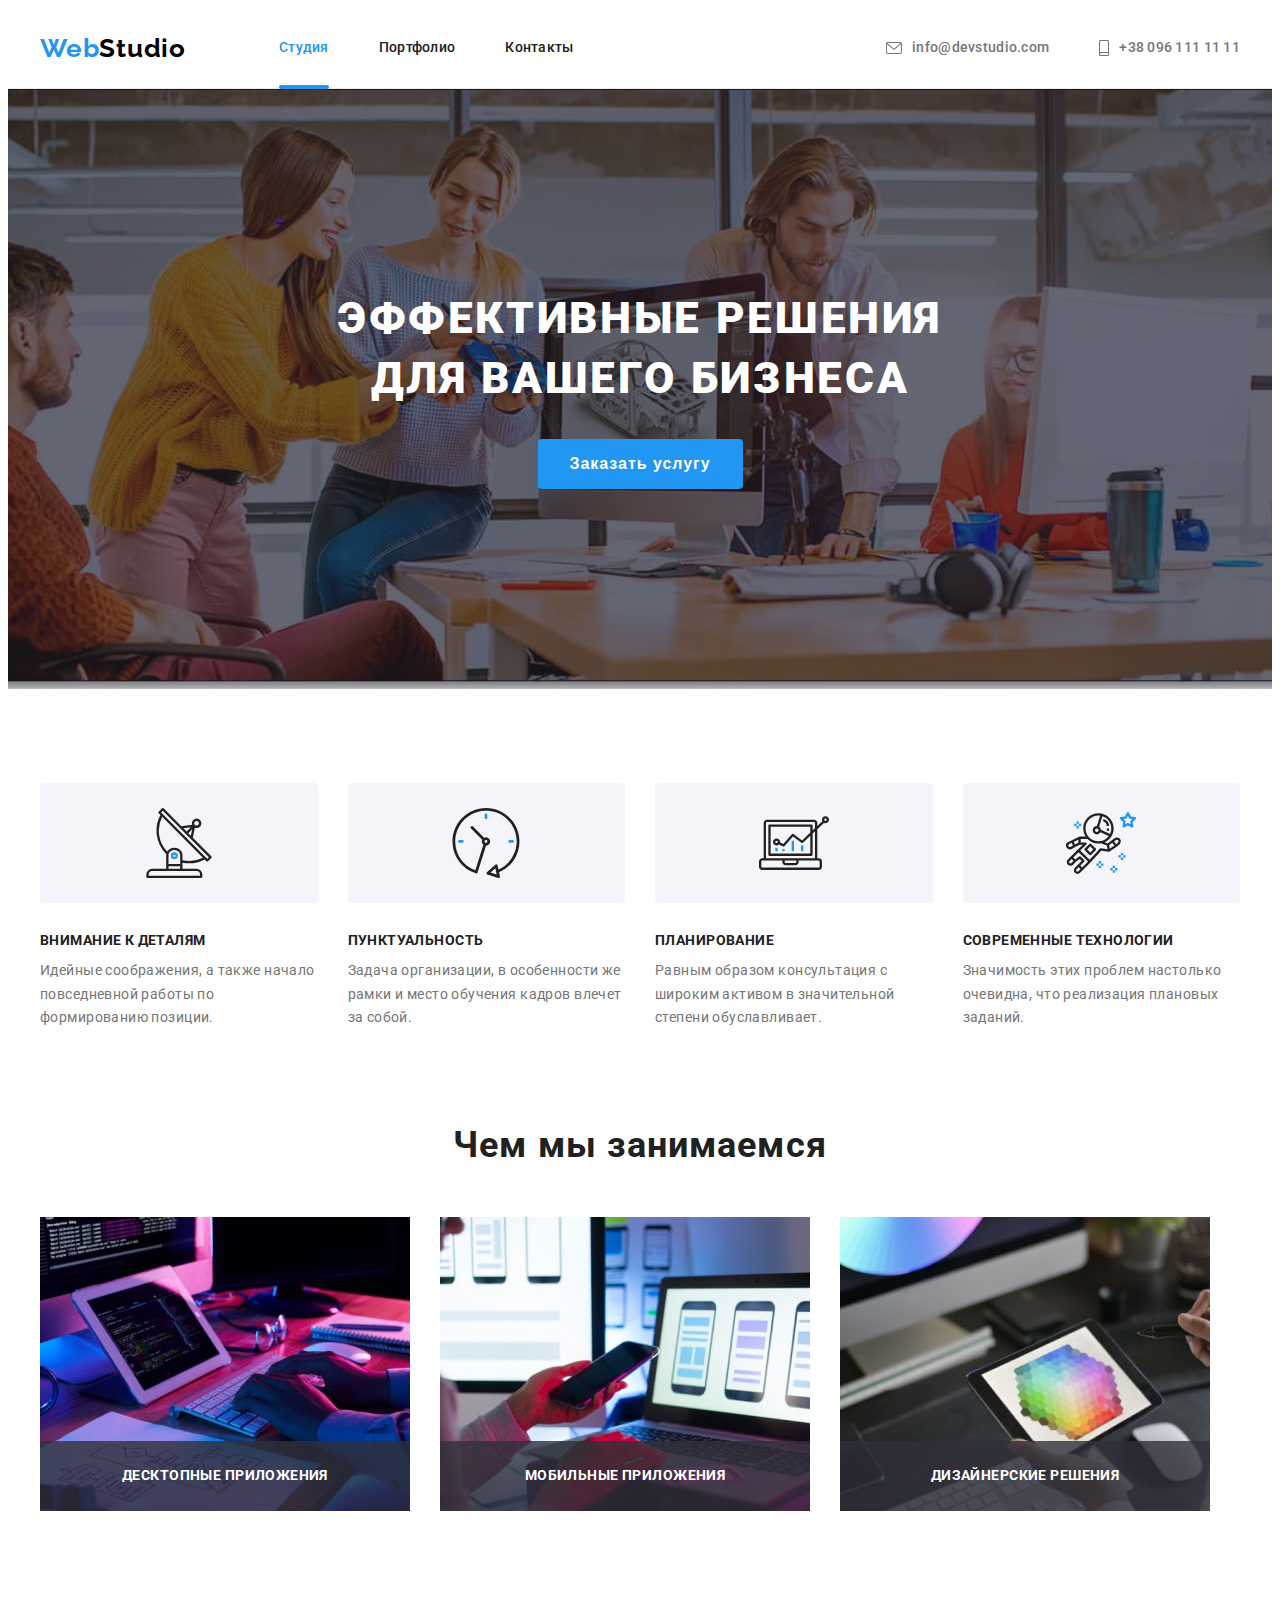
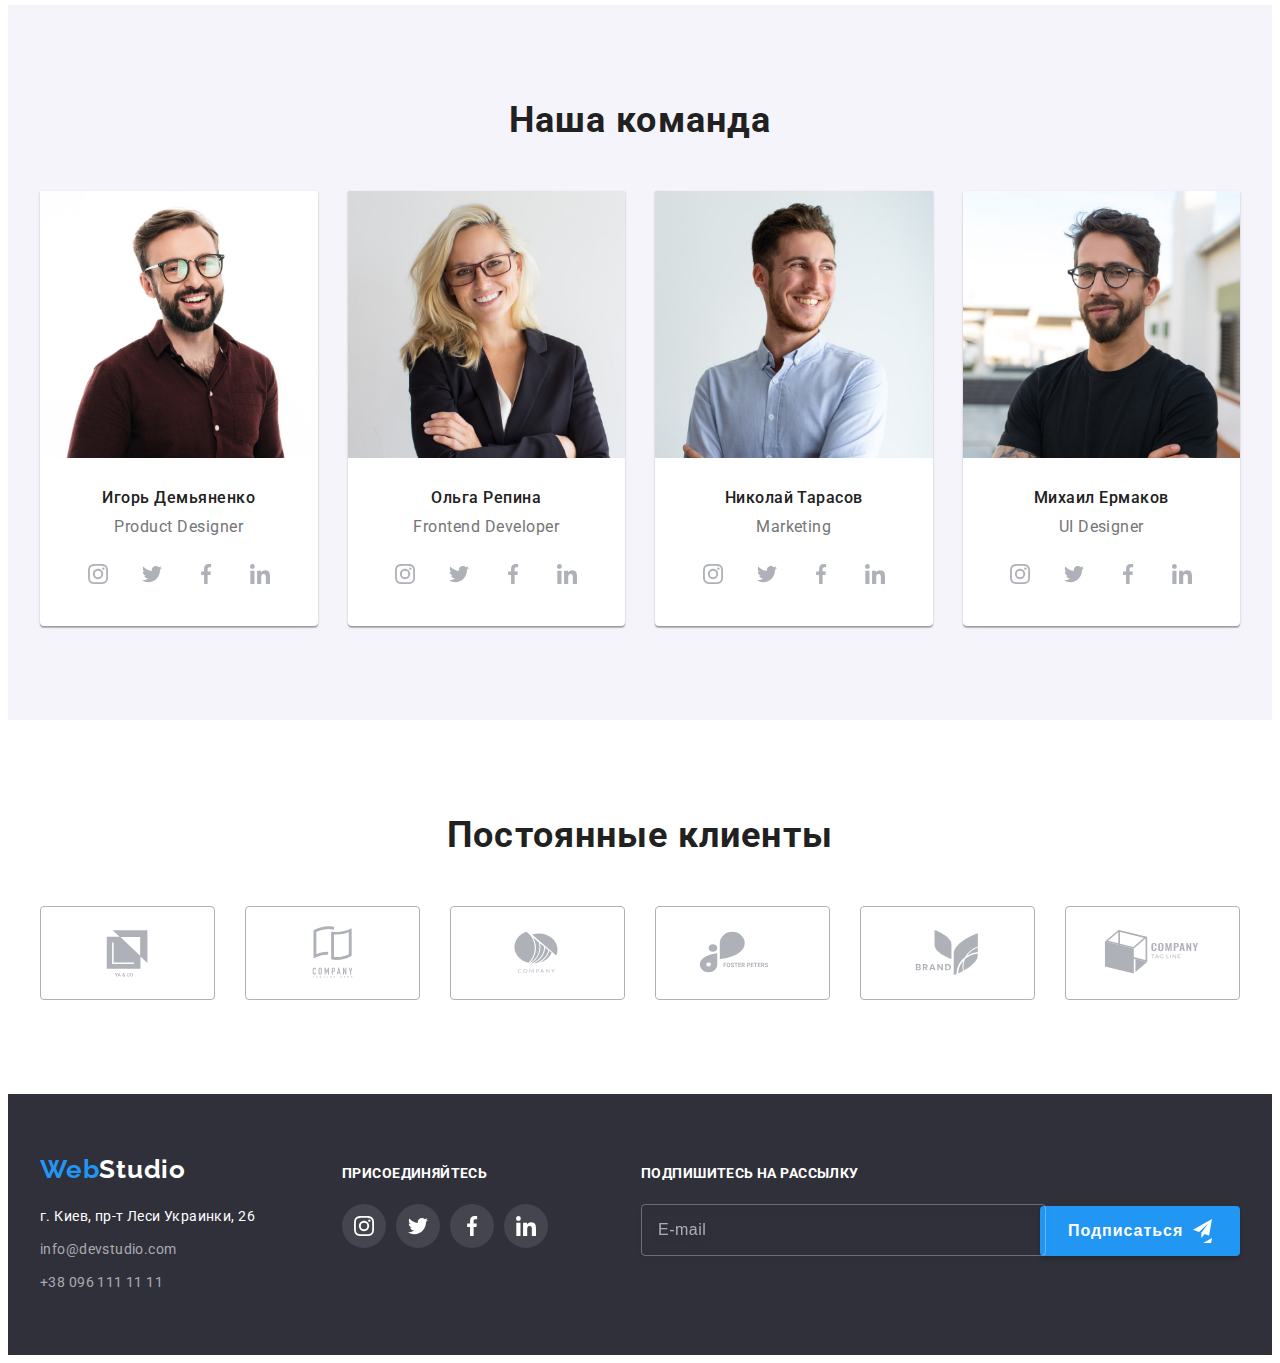
<file: index.html>
<!DOCTYPE html>
<html lang="ru">
  <head>
    <meta charset="UTF-8" />
    <meta http-equiv="X-UA-Compatible" content="IE=edge" />
    <meta name="viewport" content="width=device-width, initial-scale=1.0" />
    <link rel="preconnect" href="https://fonts.googleapis.com" />
    <link rel="preconnect" href="https://fonts.gstatic.com" crossorigin />
    <link
      href="https://fonts.googleapis.com/css2?family=Raleway:wght@700&family=Roboto:wght@400;500;700;900&display=swap"
      rel="stylesheet"
    />
    <title>WebStudio</title>
    <link
      rel="stylesheet"
      href="https://cdnjs.cloudflare.com/ajax/libs/modern-normalize/1.1.0/modern-normalize.min.css"
      integrity="sha512-wpPYUAdjBVSE4KJnH1VR1HeZfpl1ub8YT/NKx4PuQ5NmX2tKuGu6U/JRp5y+Y8XG2tV+wKQpNHVUX03MfMFn9Q=="
      crossorigin="anonymous"
      referrerpolicy="no-referrer"
    />
    <link rel="stylesheet" href="./css/main.min.css" />
  </head>
  <body>
    <!-- ////////////////header//////////////// -->
    <header class="header">
      <div class="container">
        <a class="logo header__logo link" href="./index.html">
          <span class="logo__part1">Web</span
          ><span class="logo__part2">Studio</span>
        </a>
        <button class="menu-open-btn" type="button">
          <svg class="mobile-menu__icon" width="40" height="40">
            <use
              class="mobile-menu__icon--open"
              href="./images/icons.svg#menu"
            ></use>
          </svg>
        </button>
        <div class="menu-container" id="menu-container">
          <nav class="header-nav">
            <ul class="header-links list">
              <li class="header-links__item link">
                <a href="./index.html" class="header-links__link link current"
                  >Студия</a
                >
              </li>
              <li class="header-links__item link">
                <a href="./portfolio.html" class="header-links__link link"
                  >Портфолио</a
                >
              </li>
              <li class="header-links__item">
                <a href="" class="header-links__link link">Контакты</a>
              </li>
            </ul>
          </nav>
          <ul class="header-contacts list">
            <li class="header-contacts__item contacts-position">
              <a
                href="mailto:info@devstudio.com"
                class="header-contacts__mail link"
              >
                <svg class="header-contacts__icon" width="16" height="12">
                  <use href="./images/icons.svg#env"></use>
                </svg>
                info@devstudio.com</a
              >
            </li>
            <li class="header-contacts__item contacts-position">
              <a href="tel:+380961111111" class="header-contacts__tel link">
                <svg class="header-contacts__icon" width="10" height="16">
                  <use href="./images/icons.svg#smart"></use>
                </svg>
                +38 096 111 11 11</a
              >
            </li>
          </ul>
        </div>
      </div>
      <!-- ////////////////мобильное меню//////////////// -->
      <div class="mob-menu is-hidden">
        <button class="menu-close-btn" type="button">
          <svg class="mobile-menu__icon" width="40" height="40">
            <use
              class="mobile-menu__icon--close"
              href="./images/icons.svg#close_menu"
            ></use>
          </svg>
        </button>
        <ul class="mobile-menu-nav list">
          <li class="mobile-menu-nav__item">
            <a class="mobile-menu-nav__link link current" href="./index.html"
              >Студия</a
            >
          </li>
          <li class="mobile-menu-nav__item">
            <a class="mobile-menu-nav__link link" href="./portfolio.html">
              Портфолио
            </a>
          </li>
          <li class="mobile-menu-nav__item">
            <a class="mobile-menu-nav__link link" href="#contacts">Контакты</a>
          </li>
        </ul>
        <ul class="mobile-menu-contacts list">
          <li class="mobile-menu-contacts__item">
            <a class="mobile-menu-contacts__link link" href="tel:+380961111111">
              +38 096 111 11 11
            </a>
          </li>
          <li class="mobile-menu-contacts__item">
            <a
              class="mobile-menu-contacts__link link"
              href="mailto:info@devstudio.com"
            >
              info@devstudio.com
            </a>
          </li>
        </ul>
        <ul class="mobile-menu-soc list">
          <li class="mobile-menu-soc__name">
            <a class="mobile-menu-soc__link link" href="">Instagram</a>
          </li>
          <li class="mobile-menu-soc__name">
            <a class="mobile-menu-soc__link link" href="">Twitter</a>
          </li>
          <li class="mobile-menu-soc__name">
            <a class="mobile-menu-soc__link link" href="">Facebook</a>
          </li>
          <li class="mobile-menu-soc__name">
            <a class="mobile-menu-soc__link link" href="">LinkedIn</a>
          </li>
        </ul>
      </div>
    </header>
    <main>
      <!-- ////////////////эффективные решения////////////////   -->
      <section class="hero">
        <div class="container">
          <h1 class="hero__item">
            Эффективные решения <br />
            для вашего бизнеса
          </h1>
          <button type="button" class="hero__btn btn" data-modal-open>
            Заказать услугу
          </button>
        </div>
      </section>
      <!-- /////преимущества///// -->
      <section class="benef section">
        <div class="container">
          <ul class="benef-list list">
            <li class="benef-list__item">
              <div class="benef-list__block">
                <svg class="benef-list__icon" width="70" height="70">
                  <use href="./images/icons.svg#ant"></use>
                </svg>
              </div>
              <h3 class="benef-list__title">Внимание к деталям</h3>
              <p class="benef-list__text">
                Идейные соображения, а также начало повседневной работы по
                формированию позиции.
              </p>
            </li>
            <li class="benef-list__item">
              <div class="benef-list__block">
                <svg class="benef-list__icon" width="70" height="70">
                  <use href="./images/icons.svg#clock"></use>
                </svg>
              </div>
              <h3 class="benef-list__title">Пунктуальность</h3>
              <p class="benef-list__text">
                Задача организации, в особенности же рамки и место обучения
                кадров влечет за собой.
              </p>
            </li>
            <li class="benef-list__item">
              <div class="benef-list__block">
                <svg class="benef-list__icon" width="70" height="70">
                  <use href="./images/icons.svg#diag"></use>
                </svg>
              </div>
              <h3 class="benef-list__title">Планирование</h3>
              <p class="benef-list__text">
                Равным образом консультация с широким активом в значительной
                степени обуславливает.
              </p>
            </li>
            <li class="benef-list__item">
              <div class="benef-list__block">
                <svg class="benef-list__icon" width="70" height="70">
                  <use href="./images/icons.svg#astro"></use>
                </svg>
              </div>
              <h3 class="benef-list__title">Современные технологии</h3>
              <p class="benef-list__text">
                Значимость этих проблем настолько очевидна, что реализация
                плановых заданий.
              </p>
            </li>
          </ul>
        </div>
      </section>
      <!-- ////////////////чем мы занимаемся//////////////// -->
      <section class="wwdo">
        <div class="container">
          <h2 class="wwdo__title section-title">Чем мы занимаемся</h2>
          <ul class="wwdo-list list">
            <li class="wwdo-list__item">
              <picture>
                <source
                  srcset="./images/box_1.jpg 1x, ./images/box_1-2x.jpg 2x"
                  media="(min-width: 1200px)"
                />
                <img src="./images/box_1.jpg" alt="Десктопные приложения" />
              </picture>
              <div class="wwdo-item__block">
                <p class="wwdo-item__title">Десктопные приложения</p>
              </div>
            </li>
            <li class="wwdo-list__item">
              <picture>
                <source
                  srcset="./images/box_2.jpg 1x, ./images/box_2-2x.jpg 2x"
                  media="(min-width: 1200px)"
                />
                <img src="./images/box_2.jpg" alt="Мобильные приложения" />
              </picture>
              <div class="wwdo-item__block">
                <p class="wwdo-item__title">Мобильные приложения</p>
              </div>
            </li>
            <li class="wwdo-list__item">
              <picture>
                <source
                  srcset="./images/box_3.jpg 1x, ./images/box_3-2x.jpg 2x"
                  media="(min-width: 1200px)"
                />
                <img src="./images/box_3.jpg" alt="Мобильные приложения" />
              </picture>
              <div class="wwdo-item__block">
                <p class="wwdo-item__title">Дизайнерские решения</p>
              </div>
            </li>
          </ul>
        </div>
      </section>
      <!-- ////////////////наша команда//////////////// -->
      <section class="team section">
        <div class="container">
          <h2 class="team-title section-title">Наша команда</h2>
          <ul class="team-list list">
            <li class="team-item">
              <picture>
                <source
                  srcset="
                    ./images/team/img_pd-min.jpg    1x,
                    ./images/team/img_pd-min-2x.jpg 2x
                  "
                  media="(min-width: 1200px)"
                />
                <source
                  srcset="
                    ./images/team/img_pd-min-tab.jpg    1x,
                    ./images/team/img_pd-min-tab-2x.jpg 2x
                  "
                  media="(min-width: 768px)"
                />
                <source
                  srcset="
                    ./images/team/img_pd-min-mob.jpg    1x,
                    ./images/team/img_pd-min-mob-2x.jpg 2x
                  "
                  media="(min-width: 320px)"
                />
                <img
                  src="./images/team/img_pd-min-mob.jpg"
                  alt="Игорь Демьяненко"
                />
              </picture>
              <div class="team-item-descr">
                <h3 class="team-item-name">Игорь Демьяненко</h3>
                <p class="team-item-role">Product Designer</p>
                <ul class="team-soc-list list">
                  <li class="team-soc-item">
                    <a href="" class="team-soc-link">
                      <svg class="team-soc-icon" width="20" height="20">
                        <use href="./images/icons.svg#inst"></use>
                      </svg>
                    </a>
                  </li>
                  <li class="team-soc-item">
                    <a href="" class="team-soc-link">
                      <svg class="team-soc-icon" width="20" height="20">
                        <use href="./images/icons.svg#twit"></use>
                      </svg>
                    </a>
                  </li>
                  <li class="team-soc-item">
                    <a href="" class="team-soc-link">
                      <svg class="team-soc-icon" width="20" height="20">
                        <use href="./images/icons.svg#fb"></use>
                      </svg>
                    </a>
                  </li>
                  <li class="team-soc-item">
                    <a href="" class="team-soc-link">
                      <svg class="team-soc-icon" width="20" height="20">
                        <use href="./images/icons.svg#in"></use>
                      </svg>
                    </a>
                  </li>
                </ul>
              </div>
            </li>
            <li class="team-item">
              <picture>
                <source
                  srcset="
                    ./images/team/img_fd-min.jpg    1x,
                    ./images/team/img_fd-min-2x.jpg 2x
                  "
                  media="(min-width: 1200px)"
                />
                <source
                  srcset="
                    ./images/team/img_fd-min-tab.jpg    1x,
                    ./images/team/img_fd-min-tab-2x.jpg 2x
                  "
                  media="(min-width: 768px)"
                />
                <source
                  srcset="
                    ./images/team/img_fd-min-mob.jpg    1x,
                    ./images/team/img_fd-min-mob-2x.jpg 2x
                  "
                  media="(min-width: 320px)"
                />
                <img
                  src="./images/team/img_fd-min-mob.jpg"
                  alt="Ольга Репина"
                />
              </picture>
              <div class="team-item-descr">
                <h3 class="team-item-name">Ольга Репина</h3>
                <p class="team-item-role">Frontend Developer</p>
                <ul class="team-soc-list list">
                  <li class="team-soc-item">
                    <a href="" class="team-soc-link">
                      <svg class="team-soc-icon" width="20" height="20">
                        <use href="./images/icons.svg#inst"></use>
                      </svg>
                    </a>
                  </li>
                  <li class="team-soc-item">
                    <a href="" class="team-soc-link">
                      <svg class="team-soc-icon" width="20" height="20">
                        <use href="./images/icons.svg#twit"></use>
                      </svg>
                    </a>
                  </li>
                  <li class="team-soc-item">
                    <a href="" class="team-soc-link">
                      <svg class="team-soc-icon" width="20" height="20">
                        <use href="./images/icons.svg#fb"></use>
                      </svg>
                    </a>
                  </li>
                  <li class="team-soc-item">
                    <a href="" class="team-soc-link">
                      <svg class="team-soc-icon" width="20" height="20">
                        <use href="./images/icons.svg#in"></use>
                      </svg>
                    </a>
                  </li>
                </ul>
              </div>
            </li>
            <li class="team-item">
              <picture>
                <source
                  srcset="
                    ./images/team/img_m-min.jpg    1x,
                    ./images/team/img_m-min-2x.jpg 2x
                  "
                  media="(min-width: 1200px)"
                />
                <source
                  srcset="
                    ./images/team/img_m-min-tab.jpg    1x,
                    ./images/team/img_m-min-tab-2x.jpg 2x
                  "
                  media="(min-width: 768px)"
                />
                <source
                  srcset="
                    ./images/team/img_m-min-mob.jpg    1x,
                    ./images/team/img_m-min-mob-2x.jpg 2x
                  "
                  media="(min-width: 320px)"
                />
                <img
                  src="./images/team/img_m-min-mob.jpg"
                  alt="Николай Тарасов"
                />
              </picture>
              <div class="team-item-descr">
                <h3 class="team-item-name">Николай Тарасов</h3>
                <p class="team-item-role">Marketing</p>
                <ul class="team-soc-list list">
                  <li class="team-soc-item">
                    <a href="" class="team-soc-link">
                      <svg class="team-soc-icon" width="20" height="20">
                        <use href="./images/icons.svg#inst"></use>
                      </svg>
                    </a>
                  </li>
                  <li class="team-soc-item">
                    <a href="" class="team-soc-link">
                      <svg class="team-soc-icon" width="20" height="20">
                        <use href="./images/icons.svg#twit"></use>
                      </svg>
                    </a>
                  </li>
                  <li class="team-soc-item">
                    <a href="" class="team-soc-link">
                      <svg class="team-soc-icon" width="20" height="20">
                        <use href="./images/icons.svg#fb"></use>
                      </svg>
                    </a>
                  </li>
                  <li class="team-soc-item">
                    <a href="" class="team-soc-link">
                      <svg class="team-soc-icon" width="20" height="20">
                        <use href="./images/icons.svg#in"></use>
                      </svg>
                    </a>
                  </li>
                </ul>
              </div>
            </li>
            <li class="team-item">
              <picture>
                <source
                  srcset="
                    ./images/team/img_ui-min.jpg    1x,
                    ./images/team/img_ui-min-2x.jpg 2x
                  "
                  media="(min-width: 1200px)"
                />
                <source
                  srcset="
                    ./images/team/img_ui-min-tab.jpg    1x,
                    ./images/team/img_ui-min-tab-2x.jpg 2x
                  "
                  media="(min-width: 768px)"
                />
                <source
                  srcset="
                    ./images/team/img_ui-min-mob.jpg    1x,
                    ./images/team/img_ui-min-mob-2x.jpg 2x
                  "
                  media="(min-width: 320px)"
                />
                <img
                  src="./images/team/img_ui-min-mob.jpg"
                  alt="Михаил Ермаков"
                />
              </picture>
              <div class="team-item-descr">
                <h3 class="team-item-name">Михаил Ермаков</h3>
                <p class="team-item-role">UI Designer</p>
                <ul class="team-soc-list list">
                  <li class="team-soc-item">
                    <a href="" class="team-soc-link">
                      <svg class="team-soc-icon" width="20" height="20">
                        <use href="./images/icons.svg#inst"></use>
                      </svg>
                    </a>
                  </li>
                  <li class="team-soc-item">
                    <a href="" class="team-soc-link">
                      <svg class="team-soc-icon" width="20" height="20">
                        <use href="./images/icons.svg#twit"></use>
                      </svg>
                    </a>
                  </li>
                  <li class="team-soc-item">
                    <a href="" class="team-soc-link">
                      <svg class="team-soc-icon" width="20" height="20">
                        <use href="./images/icons.svg#fb"></use>
                      </svg>
                    </a>
                  </li>
                  <li class="team-soc-item">
                    <a href="" class="team-soc-link">
                      <svg class="team-soc-icon" width="20" height="20">
                        <use href="./images/icons.svg#in"></use>
                      </svg>
                    </a>
                  </li>
                </ul>
              </div>
            </li>
          </ul>
        </div>
      </section>
      <!-- ////////////////постоянные клиенты//////////////// -->
      <section class="clients section">
        <div class="container">
          <h2 class="clients-title section-title">Постоянные клиенты</h2>
          <ul class="clients-list list list">
            <li class="clients-list-item">
              <a href="" class="clients-list-link">
                <svg class="client-logo" width="106" height="60">
                  <use href="./images/icons.svg#cli1"></use>
                </svg>
              </a>
            </li>
            <li class="clients-list-item">
              <a href="" class="clients-list-link">
                <svg class="client-logo" width="106" height="60">
                  <use href="./images/icons.svg#cli2"></use>
                </svg>
              </a>
            </li>
            <li class="clients-list-item">
              <a href="" class="clients-list-link">
                <svg class="client-logo" width="106" height="60">
                  <use href="./images/icons.svg#cli3"></use>
                </svg>
              </a>
            </li>
            <li class="clients-list-item">
              <a href="" class="clients-list-link">
                <svg class="client-logo" width="106" height="60">
                  <use href="./images/icons.svg#cli4"></use>
                </svg>
              </a>
            </li>
            <li class="clients-list-item">
              <a href="" class="clients-list-link">
                <svg class="client-logo" width="106" height="60">
                  <use href="./images/icons.svg#cli5"></use>
                </svg>
              </a>
            </li>
            <li class="clients-list-item">
              <a href="" class="clients-list-link">
                <svg class="client-logo" width="106" height="60">
                  <use href="./images/icons.svg#cli6"></use>
                </svg>
              </a>
            </li>
          </ul>
        </div>
      </section>
    </main>
    <!-- ////////////////footer//////////////// -->
    <footer class="footer">
      <div class="container">
        <div class="footer-logo-address">
          <a class="logo-footer link" href="./index.html">
            <span class="logo__part1">Web</span
            ><span class="logo-3">Studio</span>
          </a>
          <address id="contacts" class="footer-adress">
            <ul class="footer-adress-list list">
              <li class="footer-adress-list-item">
                <a
                  href="https://goo.gl/maps/Gxr4BBQGJUcRwYsS8"
                  target="_blank"
                  rel="noopener noreferrer"
                  class="footer-map link"
                  >г. Киев, пр-т Леси Украинки, 26
                </a>
              </li>
              <li class="footer-adress-list-item">
                <a href="mailto:info@devstudio.com" class="footer-mail link"
                  >info@devstudio.com</a
                >
              </li>
              <li class="footer-adress-list-item">
                <a href="tel:+380961111111" class="footer-tel link"
                  >+38 096 111 11 11</a
                >
              </li>
            </ul>
          </address>
        </div>
        <div class="footer-soc">
          <h3 class="footer-soc-title">присоединяйтесь</h3>
          <ul class="footer-soc-list list">
            <li class="footer-soc-item">
              <a href="" class="footer-soc-link">
                <svg class="footer-soc-icon" width="20" height="20">
                  <use href="./images/icons.svg#inst"></use>
                </svg>
              </a>
            </li>
            <li class="footer-soc-item">
              <a href="" class="footer-soc-link">
                <svg class="footer-soc-icon" width="20" height="20">
                  <use href="./images/icons.svg#twit"></use>
                </svg>
              </a>
            </li>
            <li class="footer-soc-item">
              <a href="" class="footer-soc-link">
                <svg class="footer-soc-icon" width="20" height="20">
                  <use href="./images/icons.svg#fb"></use>
                </svg>
              </a>
            </li>
            <li class="footer-soc-item">
              <a href="" class="footer-soc-link">
                <svg class="footer-soc-icon" width="20" height="20">
                  <use href="./images/icons.svg#in"></use>
                </svg>
              </a>
            </li>
          </ul>
        </div>
        <form class="footer-sign">
          <label class="footer-sign-label" for="user-email-footer"
            >Подпишитесь на рассылку
            <input
              class="footer-sign-input"
              type="email"
              name="user-email"
              placeholder="E-mail"
              id="user-email-footer"
          /></label>
          <button type="submit" class="footer-sign-button">Подписаться</button>
        </form>
      </div>
    </footer>
    <!-- ////////////////modal//////////////// -->
    <div class="backdrop is-hidden" data-modal>
      <div class="modal">
        <button type="button" class="modal-close" data-modal-close>
          <svg class="modal-close-img" width="11" height="11">
            <use href="./images/icons.svg#close"></use>
          </svg>
        </button>
        <p class="modal-title">Оставьте свои данные, мы вам перезвоним</p>
        <form class="modal-form">
          <div class="form-field">
            <label class="input-label" for="user-name">Имя</label>
            <div class="input-wrap">
              <input
                type="text"
                placeholder=""
                name="user-name"
                class="modal-input"
                required
                minlength="2"
                id="user-name"
              />
              <svg class="input-icon">
                <use
                  href="./images/icons.svg#person"
                  width="18"
                  height="18"
                ></use>
              </svg>
            </div>
          </div>
          <div class="form-field">
            <label class="input-label" for="user-tel">Телефон</label>
            <div class="input-wrap">
              <input
                type="tel"
                placeholder=""
                name="user-tel"
                class="modal-input"
                required
                id="user-tel"
              />
              <svg class="input-icon">
                <use
                  href="./images/icons.svg#phone"
                  width="18"
                  height="18"
                ></use>
              </svg>
            </div>
          </div>
          <div class="form-field">
            <label class="input-label" for="user-email">Почта</label>
            <div class="input-wrap">
              <input
                type="email"
                placeholder=""
                name="user-email"
                class="modal-input"
                id="user-email"
              />
              <svg class="input-icon">
                <use
                  href="./images/icons.svg#email"
                  width="18"
                  height="18"
                ></use>
              </svg>
            </div>
          </div>
          <div class="form-field">
            <label class="input-label" for="user-text">Комментарий</label>
            <textarea
              name="user-text"
              id="user-text"
              class="modal-text"
              placeholder="Введите текст"
            ></textarea>
            <input
              type="checkbox"
              id="modal-check"
              name="privacy-check"
              value=""
              class="modal-check visually-hidden"
            />
            <label for="modal-check" class="modal-check-text">
              <span>
                Соглашаюсь с рассылкой и принимаю<a
                  class="modal-check-link"
                  href=""
                  >Условия договора</a
                >
              </span>
            </label>
          </div>
          <button type="submit" class="form-submit-button">Отправить</button>
        </form>
      </div>
    </div>
    <script src="./js/modal.js"></script>
    <script src="./js/menu.js"></script>
  </body>
</html>
</file>
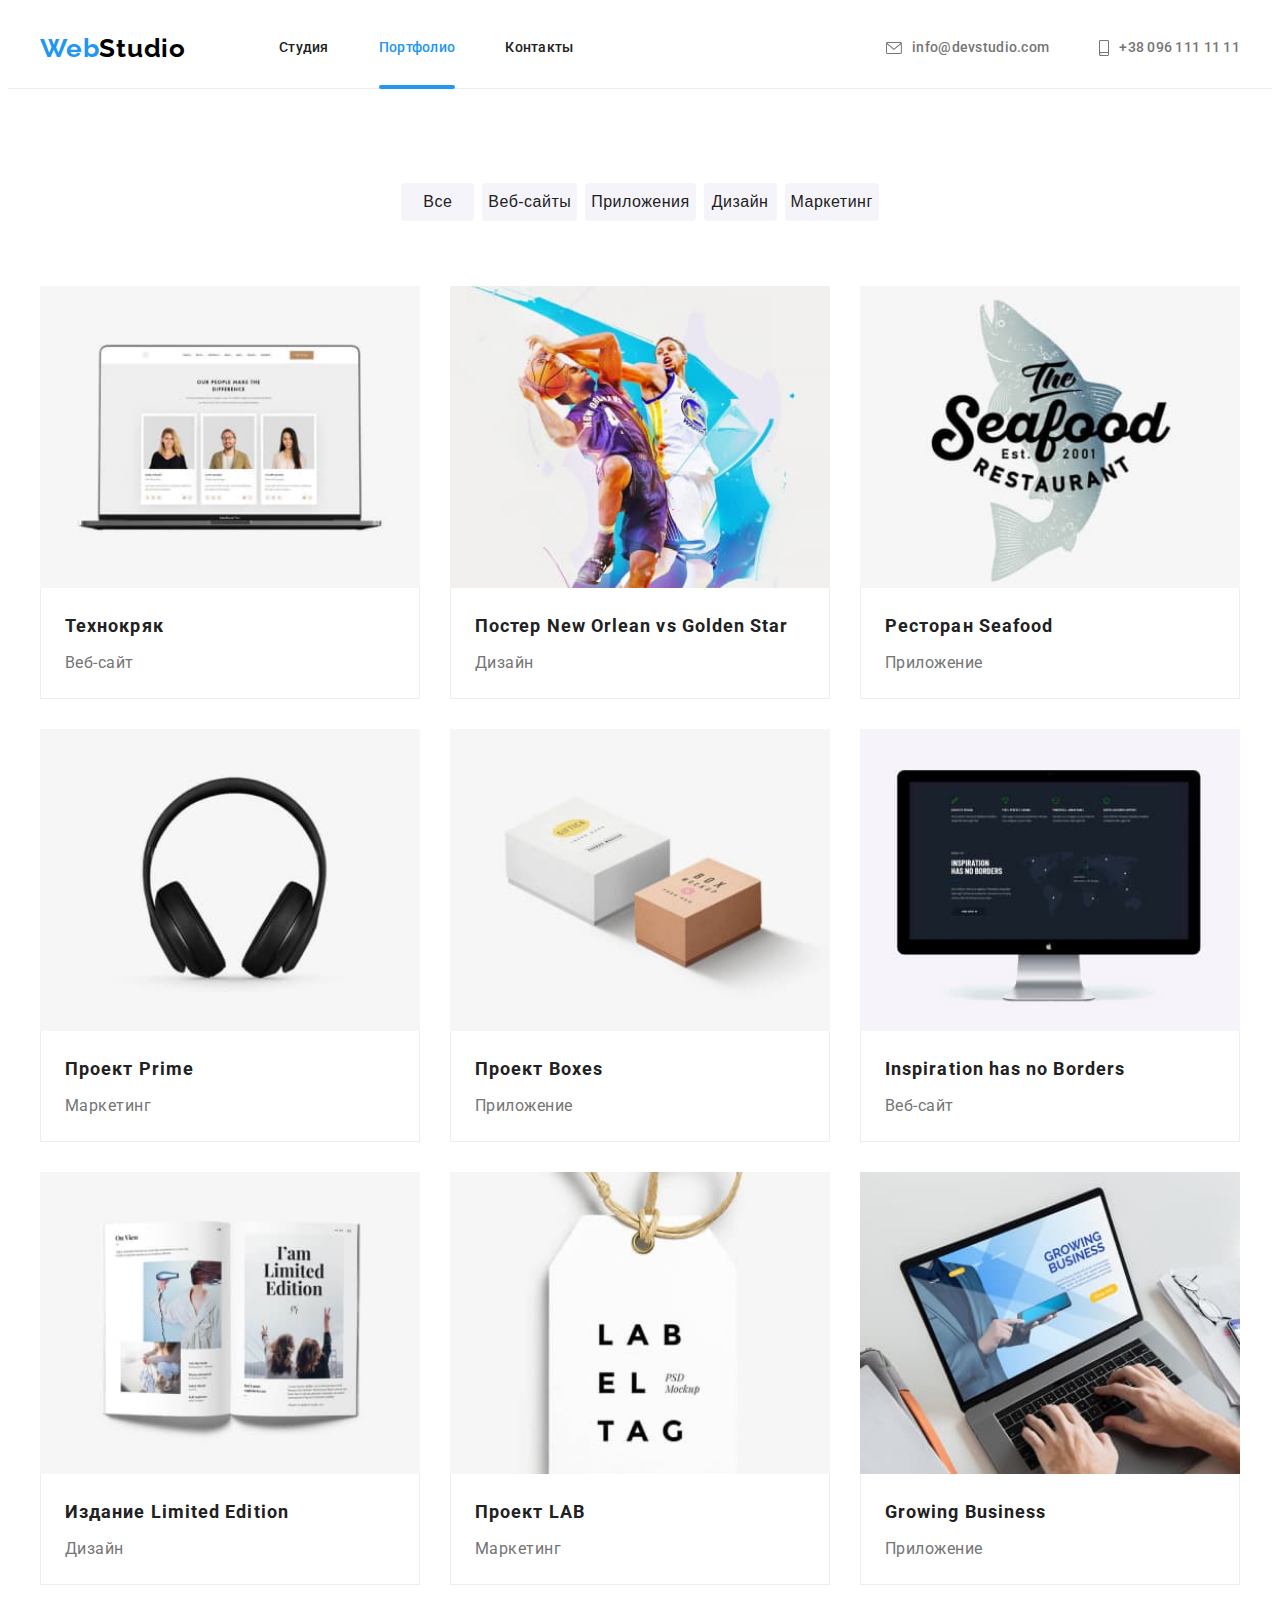
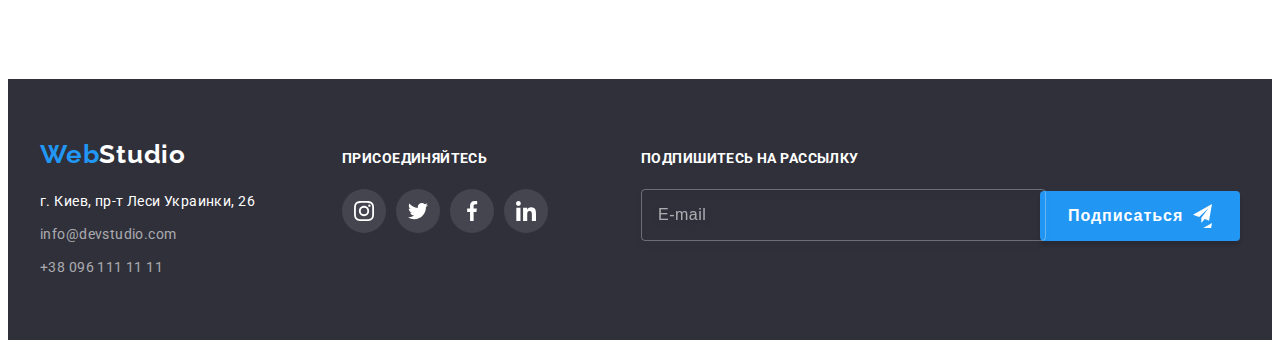
<file: portfolio.html>
<!DOCTYPE html>
<html lang="ru">
  <head>
    <meta charset="UTF-8" />
    <meta http-equiv="X-UA-Compatible" content="IE=edge" />
    <meta name="viewport" content="width=device-width, initial-scale=1.0" />
    <link rel="preconnect" href="https://fonts.googleapis.com" />
    <link rel="preconnect" href="https://fonts.gstatic.com" crossorigin />
    <link
      href="https://fonts.googleapis.com/css2?family=Raleway:wght@700&family=Roboto:wght@400;500;700;900&display=swap"
      rel="stylesheet"
    />
    <title>WebStudio</title>
    <link
      rel="stylesheet"
      href="https://cdnjs.cloudflare.com/ajax/libs/modern-normalize/1.1.0/modern-normalize.min.css"
      integrity="sha512-wpPYUAdjBVSE4KJnH1VR1HeZfpl1ub8YT/NKx4PuQ5NmX2tKuGu6U/JRp5y+Y8XG2tV+wKQpNHVUX03MfMFn9Q=="
      crossorigin="anonymous"
      referrerpolicy="no-referrer"
    />
    <link rel="stylesheet" href="./css/main.min.css" />
  </head>
  <body>
    <!-- ////////////////header//////////////// -->
    <header class="header">
      <div class="container">
        <a class="logo header__logo link" href="./index.html">
          <span class="logo__part1">Web</span
          ><span class="logo__part2">Studio</span>
        </a>
        <button class="menu-open-btn" type="button">
          <svg class="mobile-menu__icon" width="40" height="40">
            <use
              class="mobile-menu__icon--open"
              href="./images/icons.svg#menu"
            ></use>
          </svg>
        </button>
        <div class="menu-container" id="menu-container">
          <nav class="header-nav">
            <ul class="header-links list">
              <li class="header-links__item link">
                <a href="./index.html" class="header-links__link link"
                  >Студия</a
                >
              </li>
              <li class="header-links__item link">
                <a
                  href="./portfolio.html"
                  class="header-links__link link current"
                  >Портфолио</a
                >
              </li>
              <li class="header-links__item">
                <a href="" class="header-links__link link">Контакты</a>
              </li>
            </ul>
          </nav>
          <ul class="header-contacts list">
            <li class="header-contacts__item contacts-position">
              <a
                href="mailto:info@devstudio.com"
                class="header-contacts__mail link"
              >
                <svg class="header-contacts__icon" width="16" height="12">
                  <use href="./images/icons.svg#env"></use>
                </svg>
                info@devstudio.com</a
              >
            </li>
            <li class="header-contacts__item contacts-position">
              <a href="tel:+380961111111" class="header-contacts__tel link">
                <svg class="header-contacts__icon" width="10" height="16">
                  <use href="./images/icons.svg#smart"></use>
                </svg>
                +38 096 111 11 11</a
              >
            </li>
          </ul>
        </div>
      </div>
      <!-- ////////////////мобильное меню//////////////// -->
      <div class="mob-menu is-hidden">
        <button class="menu-close-btn" type="button">
          <svg class="mobile-menu__icon" width="40" height="40">
            <use
              class="mobile-menu__icon--close"
              href="./images/icons.svg#close_menu"
            ></use>
          </svg>
        </button>
        <ul class="mobile-menu-nav list">
          <li class="mobile-menu-nav__item">
            <a class="mobile-menu-nav__link link" href="./index.html">Студия</a>
          </li>
          <li class="mobile-menu-nav__item">
            <a
              class="mobile-menu-nav__link link current"
              href="./portfolio.html"
            >
              Портфолио
            </a>
          </li>
          <li class="mobile-menu-nav__item">
            <a class="mobile-menu-nav__link link" href="#contacts">Контакты</a>
          </li>
        </ul>
        <ul class="mobile-menu-contacts list">
          <li class="mobile-menu-contacts__item">
            <a class="mobile-menu-contacts__link link" href="tel:+380961111111">
              +38 096 111 11 11
            </a>
          </li>
          <li class="mobile-menu-contacts__item">
            <a
              class="mobile-menu-contacts__link link"
              href="mailto:info@devstudio.com"
            >
              info@devstudio.com
            </a>
          </li>
        </ul>
        <ul class="mobile-menu-soc list">
          <li class="mobile-menu-soc__name">
            <a class="mobile-menu-soc__link link" href="">Instagram</a>
          </li>
          <li class="mobile-menu-soc__name">
            <a class="mobile-menu-soc__link link" href="">Twitter</a>
          </li>
          <li class="mobile-menu-soc__name">
            <a class="mobile-menu-soc__link link" href="">Facebook</a>
          </li>
          <li class="mobile-menu-soc__name">
            <a class="mobile-menu-soc__link link" href="">LinkedIn</a>
          </li>
        </ul>
      </div>
    </header>
    <main>
      <!-- ////////////////portfolio-navigation//////////////// -->
      <section class="port-nav section">
        <div class="container">
          <ul class="port-nav-list list">
            <li class="port-nav-item">
              <button type="button" class="port-nav-btn">Все</button>
            </li>
            <li class="port-nav-item">
              <button type="button" class="port-nav-btn">Веб-сайты</button>
            </li>
            <li class="port-nav-item">
              <button type="button" class="port-nav-btn">Приложения</button>
            </li>
            <li class="port-nav-item">
              <button type="button" class="port-nav-btn">Дизайн</button>
            </li>
            <li class="port-nav-item">
              <button type="button" class="port-nav-btn">Маркетинг</button>
            </li>
          </ul>
          <!-- ////////////////portfolio-examples//////////////// -->
          <ul class="port-exmpl-list list">
            <li class="port-exmpl-item">
              <a href="" class="port-exmpl-link link">
                <div class="port-exmpl-img">
                  <picture>
                    <source
                      srcset="
                        ./images/portfolio/th_kryak.jpg    1x,
                        ./images/portfolio/th_kryak-2x.jpg 2x
                      "
                      media="(min-width: 1200px)"
                    />
                    <source
                      srcset="
                        ./images/portfolio/th_kryak-tab.jpg    1x,
                        ./images/portfolio/th_kryak-tab-2x.jpg 2x
                      "
                      media="(min-width: 768px)"
                    />
                    <source
                      srcset="
                        ./images/portfolio/th_kryak-mob.jpg    1x,
                        ./images/portfolio/th_kryak-mob-2x.jpg 2x
                      "
                      media="(min-width: 320px)"
                    />
                    <img
                      src="./images/portfolio/th_kryak-mob.jpg"
                      alt="Технокряк"
                    />
                  </picture>
                  <div class="port-exmpl-img-info">
                    <p class="port-exmpl-info-text">
                      Ресурс предлагает комплексные предложения с разным уровнем
                      функционала и сервисов. Все это позволит посетителю
                      получить исчерпывающие сведения о компании или частном
                      лице.
                    </p>
                  </div>
                </div>
                <div class="port-exmpl-cont">
                  <h3 class="port-exmpl-title">Технокряк</h3>
                  <p class="port-exmpl-text">Веб-сайт</p>
                </div>
              </a>
            </li>
            <li class="port-exmpl-item">
              <a href="" class="port-exmpl-link link">
                <div class="port-exmpl-img">
                  <picture>
                    <source
                      srcset="
                        ./images/portfolio/nw_orl.jpg    1x,
                        ./images/portfolio/nw_orl-2x.jpg 2x
                      "
                      media="(min-width: 1200px)"
                    />
                    <source
                      srcset="
                        ./images/portfolio/nw_orl-tab.jpg    1x,
                        ./images/portfolio/nw_orl-tab-2x.jpg 2x
                      "
                      media="(min-width: 768px)"
                    />
                    <source
                      srcset="
                        ./images/portfolio/nw_orl-mob.jpg    1x,
                        ./images/portfolio/nw_orl-mob-2x.jpg 2x
                      "
                      media="(min-width: 320px)"
                    />
                    <img
                      src="./images/portfolio/nw_orl-mob.jpg"
                      alt="New Orlean"
                    />
                  </picture>
                  <div class="port-exmpl-img-info">
                    <p class="port-exmpl-info-text">
                      Ресурс предлагает комплексные предложения с разным уровнем
                      функционала и сервисов. Все это позволит посетителю
                      получить исчерпывающие сведения о компании или частном
                      лице.
                    </p>
                  </div>
                </div>
                <div class="port-exmpl-cont">
                  <h3 class="port-exmpl-title">
                    Постер New Orlean vs Golden Star
                  </h3>
                  <p class="port-exmpl-text">Дизайн</p>
                </div>
              </a>
            </li>
            <li class="port-exmpl-item">
              <a href="" class="port-exmpl-link link">
                <div class="port-exmpl-img">
                  <picture>
                    <source
                      srcset="
                        ./images/portfolio/seaf.jpg    1x,
                        ./images/portfolio/seaf-2x.jpg 2x
                      "
                      media="(min-width: 1200px)"
                    />
                    <source
                      srcset="
                        ./images/portfolio/seaf-tab.jpg    1x,
                        ./images/portfolio/seaf-tab-2x.jpg 2x
                      "
                      media="(min-width: 768px)"
                    />
                    <source
                      srcset="
                        ./images/portfolio/seaf-mob.jpg    1x,
                        ./images/portfolio/seaf-mob-2x.jpg 2x
                      "
                      media="(min-width: 320px)"
                    />
                    <img src="./images/portfolio/seaf-mob.jpg" alt="Seafood" />
                  </picture>
                  <div class="port-exmpl-img-info">
                    <p class="port-exmpl-info-text">
                      Ресурс предлагает комплексные предложения с разным уровнем
                      функционала и сервисов. Все это позволит посетителю
                      получить исчерпывающие сведения о компании или частном
                      лице.
                    </p>
                  </div>
                </div>
                <div class="port-exmpl-cont">
                  <h3 class="port-exmpl-title">Ресторан Seafood</h3>
                  <p class="port-exmpl-text">Приложение</p>
                </div>
              </a>
            </li>
            <li class="port-exmpl-item">
              <a href="" class="port-exmpl-link link">
                <div class="port-exmpl-img">
                  <picture>
                    <source
                      srcset="
                        ./images/portfolio/prime.jpg    1x,
                        ./images/portfolio/prime-2x.jpg 2x
                      "
                      media="(min-width: 1200px)"
                    />
                    <source
                      srcset="
                        ./images/portfolio/prime-tab.jpg    1x,
                        ./images/portfolio/prime-tab-2x.jpg 2x
                      "
                      media="(min-width: 768px)"
                    />
                    <source
                      srcset="
                        ./images/portfolio/prime-mob.jpg    1x,
                        ./images/portfolio/prime-mob-2x.jpg 2x
                      "
                      media="(min-width: 320px)"
                    />
                    <img src="./images/portfolio/prime-mob.jpg" alt="Prime" />
                  </picture>
                  <div class="port-exmpl-img-info">
                    <p class="port-exmpl-info-text">
                      Ресурс предлагает комплексные предложения с разным уровнем
                      функционала и сервисов. Все это позволит посетителю
                      получить исчерпывающие сведения о компании или частном
                      лице.
                    </p>
                  </div>
                </div>
                <div class="port-exmpl-cont">
                  <h3 class="port-exmpl-title">Проект Prime</h3>
                  <p class="port-exmpl-text">Маркетинг</p>
                </div>
              </a>
            </li>
            <li class="port-exmpl-item">
              <a href="" class="port-exmpl-link link">
                <div class="port-exmpl-img">
                  <picture>
                    <source
                      srcset="
                        ./images/portfolio/boxes.jpg    1x,
                        ./images/portfolio/boxes-2x.jpg 2x
                      "
                      media="(min-width: 1200px)"
                    />
                    <source
                      srcset="
                        ./images/portfolio/boxes-tab.jpg    1x,
                        ./images/portfolio/boxes-tab-2x.jpg 2x
                      "
                      media="(min-width: 768px)"
                    />
                    <source
                      srcset="
                        ./images/portfolio/boxes-mob.jpg    1x,
                        ./images/portfolio/boxes-mob-2x.jpg 2x
                      "
                      media="(min-width: 320px)"
                    />
                    <img src="./images/portfolio/boxes-mob.jpg" alt="Boxes" />
                  </picture>
                  <div class="port-exmpl-img-info">
                    <p class="port-exmpl-info-text">
                      Ресурс предлагает комплексные предложения с разным уровнем
                      функционала и сервисов. Все это позволит посетителю
                      получить исчерпывающие сведения о компании или частном
                      лице.
                    </p>
                  </div>
                </div>
                <div class="port-exmpl-cont">
                  <h3 class="port-exmpl-title">Проект Boxes</h3>
                  <p class="port-exmpl-text">Приложение</p>
                </div>
              </a>
            </li>
            <li class="port-exmpl-item">
              <a href="" class="port-exmpl-link link">
                <div class="port-exmpl-img">
                  <picture>
                    <source
                      srcset="
                        ./images/portfolio/inspir.jpg    1x,
                        ./images/portfolio/inspir-2x.jpg 2x
                      "
                      media="(min-width: 1200px)"
                    />
                    <source
                      srcset="
                        ./images/portfolio/inspir-tab.jpg    1x,
                        ./images/portfolio/inspir-tab-2x.jpg 2x
                      "
                      media="(min-width: 768px)"
                    />
                    <source
                      srcset="
                        ./images/portfolio/inspir.jpg    1x,
                        ./images/portfolio/inspir-2x.jpg 2x
                      "
                      media="(min-width: 320px)"
                    />
                    <img
                      src="./images/portfolio/inspir-mob.jpg"
                      alt="Inspiration"
                    />
                  </picture>
                  <div class="port-exmpl-img-info">
                    <p class="port-exmpl-info-text">
                      Ресурс предлагает комплексные предложения с разным уровнем
                      функционала и сервисов. Все это позволит посетителю
                      получить исчерпывающие сведения о компании или частном
                      лице.
                    </p>
                  </div>
                </div>
                <div class="port-exmpl-cont">
                  <h3 class="port-exmpl-title">Inspiration has no Borders</h3>
                  <p class="port-exmpl-text">Веб-сайт</p>
                </div>
              </a>
            </li>
            <li class="port-exmpl-item">
              <a href="" class="port-exmpl-link link">
                <div class="port-exmpl-img">
                  <picture>
                    <source
                      srcset="
                        ./images/portfolio/limit.jpg    1x,
                        ./images/portfolio/limit-2x.jpg 2x
                      "
                      media="(min-width: 1200px)"
                    />
                    <source
                      srcset="
                        ./images/portfolio/limit-tab.jpg    1x,
                        ./images/portfolio/limit-tab-2x.jpg 2x
                      "
                      media="(min-width: 768px)"
                    />
                    <source
                      srcset="
                        ./images/portfolio/limit-mob.jpg    1x,
                        ./images/portfolio/limit-mob-2x.jpg 2x
                      "
                      media="(min-width: 320px)"
                    />
                    <img src="./images/portfolio/limit-mob.jpg" alt="Limited" />
                  </picture>
                  <div class="port-exmpl-img-info">
                    <p class="port-exmpl-info-text">
                      Ресурс предлагает комплексные предложения с разным уровнем
                      функционала и сервисов. Все это позволит посетителю
                      получить исчерпывающие сведения о компании или частном
                      лице.
                    </p>
                  </div>
                </div>
                <div class="port-exmpl-cont">
                  <h3 class="port-exmpl-title">Издание Limited Edition</h3>
                  <p class="port-exmpl-text">Дизайн</p>
                </div>
              </a>
            </li>
            <li class="port-exmpl-item">
              <a href="" class="port-exmpl-link link">
                <div class="port-exmpl-img">
                  <picture>
                    <source
                      srcset="
                        ./images/portfolio/lab.jpg    1x,
                        ./images/portfolio/lab-2x.jpg 2x
                      "
                      media="(min-width: 1200px)"
                    />
                    <source
                      srcset="
                        ./images/portfolio/lab-tab.jpg    1x,
                        ./images/portfolio/lab-tab-2x.jpg 2x
                      "
                      media="(min-width: 768px)"
                    />
                    <source
                      srcset="
                        ./images/portfolio/lab-mob.jpg    1x,
                        ./images/portfolio/lab-mob-2x.jpg 2x
                      "
                      media="(min-width: 320px)"
                    />
                    <img src="./images/portfolio/lab-mob.jpg" alt="LAB" />
                  </picture>
                  <div class="port-exmpl-img-info">
                    <p class="port-exmpl-info-text">
                      Ресурс предлагает комплексные предложения с разным уровнем
                      функционала и сервисов. Все это позволит посетителю
                      получить исчерпывающие сведения о компании или частном
                      лице.
                    </p>
                  </div>
                </div>
                <div class="port-exmpl-cont">
                  <h3 class="port-exmpl-title">Проект LAB</h3>
                  <p class="port-exmpl-text">Маркетинг</p>
                </div>
              </a>
            </li>
            <li class="port-exmpl-item">
              <a href="" class="port-exmpl-link link">
                <div class="port-exmpl-img">
                  <picture>
                    <source
                      srcset="
                        ./images/portfolio/grow.jpg    1x,
                        ./images/portfolio/grow-2x.jpg 2x
                      "
                      media="(min-width: 1200px)"
                    />
                    <source
                      srcset="
                        ./images/portfolio/grow-tab.jpg    1x,
                        ./images/portfolio/grow-tab-2x.jpg 2x
                      "
                      media="(min-width: 768px)"
                    />
                    <source
                      srcset="
                        ./images/portfolio/grow-mob.jpg    1x,
                        ./images/portfolio/grow-mob-2x.jpg 2x
                      "
                      media="(min-width: 320px)"
                    />
                    <img src="./images/portfolio/grow-mob.jpg" alt="Growing" />
                  </picture>
                  <div class="port-exmpl-img-info">
                    <p class="port-exmpl-info-text">
                      Ресурс предлагает комплексные предложения с разным уровнем
                      функционала и сервисов. Все это позволит посетителю
                      получить исчерпывающие сведения о компании или частном
                      лице.
                    </p>
                  </div>
                </div>
                <div class="port-exmpl-cont">
                  <h3 class="port-exmpl-title">Growing Business</h3>
                  <p class="port-exmpl-text">Приложение</p>
                </div>
              </a>
            </li>
          </ul>
        </div>
      </section>
    </main>
    <!-- ////////////////footer//////////////// -->
    <footer class="footer">
      <div class="container">
        <div class="footer-logo-address">
          <a class="logo-footer link" href="./index.html">
            <span class="logo__part1">Web</span
            ><span class="logo-3">Studio</span>
          </a>
          <address id="contacts" class="footer-adress">
            <ul class="footer-adress-list list">
              <li class="footer-adress-list-item">
                <a
                  href="https://goo.gl/maps/Gxr4BBQGJUcRwYsS8"
                  target="_blank"
                  rel="noopener noreferrer"
                  class="footer-map link"
                  >г. Киев, пр-т Леси Украинки, 26
                </a>
              </li>
              <li class="footer-adress-list-item">
                <a href="mailto:info@devstudio.com" class="footer-mail link"
                  >info@devstudio.com</a
                >
              </li>
              <li class="footer-adress-list-item">
                <a href="tel:+380961111111" class="footer-tel link"
                  >+38 096 111 11 11</a
                >
              </li>
            </ul>
          </address>
        </div>
        <div class="footer-soc">
          <h3 class="footer-soc-title">присоединяйтесь</h3>
          <ul class="footer-soc-list list">
            <li class="footer-soc-item">
              <a href="" class="footer-soc-link">
                <svg class="footer-soc-icon" width="20" height="20">
                  <use href="./images/icons.svg#inst"></use>
                </svg>
              </a>
            </li>
            <li class="footer-soc-item">
              <a href="" class="footer-soc-link">
                <svg class="footer-soc-icon" width="20" height="20">
                  <use href="./images/icons.svg#twit"></use>
                </svg>
              </a>
            </li>
            <li class="footer-soc-item">
              <a href="" class="footer-soc-link">
                <svg class="footer-soc-icon" width="20" height="20">
                  <use href="./images/icons.svg#fb"></use>
                </svg>
              </a>
            </li>
            <li class="footer-soc-item">
              <a href="" class="footer-soc-link">
                <svg class="footer-soc-icon" width="20" height="20">
                  <use href="./images/icons.svg#in"></use>
                </svg>
              </a>
            </li>
          </ul>
        </div>
        <form class="footer-sign">
          <label class="footer-sign-label" for="user-email-footer"
            >Подпишитесь на рассылку
            <input
              class="footer-sign-input"
              type="email"
              name="user-email"
              placeholder="E-mail"
              id="user-email-footer"
          /></label>
          <button type="submit" class="footer-sign-button">Подписаться</button>
        </form>
      </div>
    </footer>
    <script src="./js/menu.js"></script>
  </body>
</html>
</file>
<file: css/main.min.css>
p,h1,h2,h3,h4,h5,h6{margin:0}ul,ol{margin:0;padding-left:0}img{display:block;min-width:100%;height:auto;width:100%}.section{padding:60px 0px}@media screen and (min-width: 768px){.section{padding:60px 0px}}@media screen and (min-width: 1200px){.section{padding:94px 0px}}body{font-family:"Roboto",sans-serif;background-color:#fff}.list{list-style:none}.link{all:unset;text-decoration:none;cursor:pointer}.is-hidden{opacity:0;pointer-events:none;visibility:hidden}.no-scroll{overflow:hidden}:root{--footer-hero-color: #2f303a;--team-color: #f5f4fa;--first-title-color: #ffffff;--second-title-color: #212121;--font-text-color: #757575;--first-accent-color: #2196f3;--second-accent-color: #188ce8}.visually-hidden{position:absolute;white-space:nowrap;width:1px;height:1px;overflow:hidden;border:0;padding:0;clip:rect(0 0 0 0);clip-path:inset(50%);margin:-1px}.section-title{font-weight:700;font-size:28px;line-height:1.17;text-align:center;letter-spacing:.03em;color:var(--second-title-color)}@media screen and (min-width: 768px){.section-title{font-size:28px}}@media screen and (min-width: 1200px){.section-title{font-weight:700;font-size:36px;line-height:1.17;text-align:center;letter-spacing:.03em}}.container{width:100%;padding-left:15px;padding-right:15px;margin:0 auto}@media screen and (min-width: 480px){.container{width:480px}}@media screen and (min-width: 768px){.container{width:768px}}@media screen and (min-width: 1200px){.container{width:1200px}}.btn{font-weight:700;font-size:16px;line-height:1.88;display:flex;align-items:center;text-align:center;letter-spacing:.06em;color:var(--first-title-color);cursor:pointer;padding:10px 32px;height:50px;min-width:200px;border-radius:4px;margin:0 auto;background-color:var(--first-accent-color);border:0;transition-property:background-color;transition-duration:250ms;transition-timing-function:cubic-bezier(0.4, 0, 0.2, 1)}.btn:hover,.btn:focus{background-color:var(--second-accent-color)}.backdrop{position:fixed;z-index:99;top:0;left:0;width:100%;height:100%;overflow:scroll;background-color:rgba(0,0,0,.2);transition:opacity 300ms cubic-bezier(0.4, 0, 0.2, 1),visibility 500ms cubic-bezier(0.4, 0, 0.2, 1)}.modal{position:absolute;width:95vw;min-height:609px;top:10px;left:50%;transform-origin:top left;transform:translate(-50%) scale(1);transition:transform 500ms cubic-bezier(0.4, 0, 0.2, 1);background:#fff;box-shadow:0px 1px 3px rgba(0,0,0,.12),0px 1px 1px rgba(0,0,0,.14),0px 2px 1px rgba(0,0,0,.2);border-radius:4px;padding:40px}@media screen and (min-width: 480px){.modal{width:450px;min-height:609px}}@media screen and (min-width: 1200px){.modal{width:528px;min-height:581px;top:50%;transform:translate(-50%, -50%) scale(1)}}.backdrop.is-hidden{opacity:0;pointer-events:none;visibility:hidden}.backdrop.is-hidden .modal{transform:scale(1.1) translate(-50%, -50%)}.modal-close{position:absolute;top:10px;right:10px;display:flex;align-items:center;justify-content:center;width:30px;height:30px;border:1px solid rgba(0,0,0,.1);border-radius:50%;background-color:#fff;cursor:pointer;transition:fill 250ms cubic-bezier(0.4, 0, 0.2, 1)}.modal-close:hover,.modal-close:focus{fill:var(--first-accent-color)}.modal-form{display:flex;flex-direction:column;justify-content:center}.modal-title{font-weight:700;font-size:20px;line-height:1.5;text-align:center;letter-spacing:.01em;color:var(--second-title-color);margin-bottom:12px}@media screen and (min-width: 1200px){.modal-title{line-height:1.15}}.modal-input{width:100%;height:40px;border:1px solid rgba(33,33,33,.2);border-radius:4px;background-color:#fff;padding-left:35px;cursor:pointer;transition:border-color 250ms cubic-bezier(0.4, 0, 0.2, 1);outline:none}.modal-check:hover,.modal-check:focus,.modal-text:hover,.modal-text:focus,.modal-input:hover,.modal-input:focus{border-color:var(--first-accent-color)}.modal-text{display:block;width:100%;height:120px;border:1px solid rgba(33,33,33,.2);border-radius:4px;background-color:#fff;resize:none;padding:0;transition:border-color 250ms cubic-bezier(0.4, 0, 0.2, 1);outline:none;padding:12px 16px}.modal-text::placeholder{font-weight:400;font-size:12px;line-height:1.17;letter-spacing:.01em;color:rgba(117,117,117,.5)}.input-label{display:block;font-weight:400;font-size:12px;line-height:1.17;letter-spacing:.01em;color:var(--font-text-color);margin-bottom:4px}.form-field{margin-bottom:10px}.input-wrap{position:relative}.input-icon{position:absolute;width:18px;height:18px;left:12px;top:50%;transform:translateY(-50%);transition:fill 250ms cubic-bezier(0.4, 0, 0.2, 1)}.input-icon:hover,.input-icon:focus{fill:var(--first-accent-color)}.modal-input:hover+.input-icon{fill:var(--first-accent-color)}.modal-input:hover+.input-icon:focus+.input-icon{fill:var(--first-accent-color)}.modal-check-text{display:flex;align-items:baseline;justify-content:center;font-weight:400;font-size:12px;line-height:1.6;letter-spacing:.03em;color:var(--font-text-color);margin-top:20px}@media screen and (min-width: 1200px){.modal-check-text{font-size:14px;line-height:1.71}}.modal-check-text::before{content:"";width:16px;height:15px;border:2px solid #212121;border-radius:2px;align-self:center;margin-right:8px;transition:background-color 250ms cubic-bezier(0.4, 0, 0.2, 1)}.modal-check-link{color:var(--first-accent-color);margin-left:4px}.modal-check:checked+.modal-check-text::before{background-color:var(--second-accent-color);background-image:url("../images/check.svg");border:rgba(0,0,0,0);background-repeat:no-repeat;background-position:center;background-size:contain}.form-submit-button{display:block;font-weight:700;font-size:16px;line-height:1.88;letter-spacing:.06em;color:var(--first-title-color);cursor:pointer;height:50px;width:200px;background:var(--first-accent-color);box-shadow:0px 4px 4px rgba(0,0,0,.15);border-radius:4px;border:0;margin:20px auto 0;padding:0px}.form-submit-button:hover,.form-submit-button:focus{background:var(--second-accent-color)}.header{border-bottom:1px solid #ececec}@media screen and (max-width: 767px){.header{padding-top:10px;padding-bottom:10px;display:flex;align-items:center;justify-content:space-between}}.logo,.logo-footer{font-family:"Raleway";font-style:normal;font-weight:700;font-size:24px;line-height:1.16;letter-spacing:.03em;text-decoration:none}.logo__part1,.logo-footer__part1{color:var(--first-accent-color)}.logo__part2,.logo-footer__part2{color:#000}@media screen and (min-width: 1199px){.logo,.logo-footer{font-size:26px;line-height:1.19}}.header .container{display:flex;align-items:center}.header__logo{margin-right:93px}@media screen and (min-width: 768px)and (max-width: 1199px){.header__logo{margin-right:88px}}.menu-container{display:none;flex-direction:row;align-items:center;justify-content:space-between;flex-grow:1}@media screen and (min-width: 768px){.menu-container{display:flex}}.header-links{display:flex}.header-links__link{display:flex;font-weight:500;font-size:14px;line-height:1.14;letter-spacing:.02em;color:var(--second-title-color);cursor:pointer;padding:32px 0;transition:color 250ms cubic-bezier(0.4, 0, 0.2, 1)}.header-links__item:not(:last-child){margin-right:50px}@media screen and (min-width: 768px)and (max-width: 1199px){.header-contacts{margin-left:84px}}@media screen and (min-width: 768px)and (max-width: 1199px){.header-contacts__item:first-child{margin-bottom:10px}}@media screen and (min-width: 1199px){.header-contacts{display:flex;align-items:center;margin-left:auto}.header-contacts__item:not(:first-child){margin-left:50px}}.header-contacts__mail,.header-contacts__tel{font-weight:500;font-size:14px;line-height:1.14;letter-spacing:.02em;color:var(--font-text-color);cursor:pointer;padding:32px 0;display:flex;align-items:center;transition:color 250ms cubic-bezier(0.4, 0, 0.2, 1)}@media screen and (min-width: 768px)and (max-width: 1199px){.header-contacts__mail,.header-contacts__tel{padding:0;font-size:12px;line-height:1.33}}@media screen and (min-width: 768px)and (max-width: 1199px){.header-contacts__mail{padding-top:21px}}@media screen and (min-width: 768px)and (max-width: 1199px){.header-contacts__tel{padding-bottom:21px}}.header-contacts__icon{margin-right:10px;justify-content:center;align-items:center;fill:currentColor}@media screen and (min-width: 768px)and (max-width: 1199px){.header-contacts__icon{margin-right:8px}}@media screen and (min-width: 768px)and (max-width: 1199px){.contacts-position{margin-bottom:10px}}.contacts-position:last-child{margin-bottom:0}.header-contacts__contact:hover,.header-links__link:hover,.footer-map:hover,.footer-mail:hover,.footer-tel:hover,.header-links__link:focus,.header-contacts__contact:focus,.footer-map:focus,.footer-mail:focus,.footer-tel:focus{color:var(--first-accent-color)}.current{color:var(--first-accent-color);position:relative}@media screen and (min-width: 768px){.current::after{position:absolute;bottom:-1%;left:0;content:"";display:block;width:100%;height:4px;border-radius:2px;background-color:var(--first-accent-color)}}.mobile-menu-nav .current{color:var(--first-accent-color)}.menu-open-btn{background-color:rgba(0,0,0,0);display:inline-flex;border:none;cursor:pointer;width:40px;height:40px;padding:0;margin-left:auto}.menu-open-btn:hover,.menu-open-btn:focus .mobile-menu__icon{fill:var(--first-accent-color)}@media screen and (min-width: 768px){.menu-open-btn{display:none}}.menu-close-btn{background-color:rgba(0,0,0,0);display:inline-flex;border:none;cursor:pointer;width:40px;height:40px;padding:0;position:fixed;z-index:5;top:10px;right:15px}.menu-close-btn:hover,.menu-close-btn:focus .mobile-menu__icon{fill:var(--first-accent-color)}.mobile-menu-nav__item:not(:last-child){margin-bottom:32px}.mobile-menu-nav__link{font-weight:500;font-size:40px;line-height:47px;text-align:center;letter-spacing:.02em;color:#212121}.mobile-menu-nav__link:hover,.mobile-menu-nav__link:focus{color:var(--first-accent-color)}.mobile-menu-contacts__item{display:flex;white-space:nowrap;color:#2196f3;font-weight:500;font-size:34px;line-height:1.17;letter-spacing:.02em}@media screen and (max-width: 415px){.mobile-menu-contacts__item{font-size:30px}}.mobile-menu-contacts__item:last-child{color:#757575;font-weight:500;font-size:24px;line-height:1.66;letter-spacing:.02em}.mobile-menu-contacts__item:not(:last-child){margin-bottom:32px}.mobile-menu-contacts{margin-bottom:64px;margin-top:auto;padding:0}.mobile-menu-soc{display:flex;padding:0;flex-wrap:nowrap;gap:10px}.mobile-menu__icon{display:flex;align-items:center}.mobile-menu__icon:not(:last-child)::after{content:"";width:1px;height:100%;margin-left:10px;background-color:rgba(33,33,33,.2)}.mobile-menu-soc__link{font-weight:500;font-size:18px;line-height:1.22;letter-spacing:.02em;color:#2196f3}@media screen and (max-width: 415px){.mobile-menu-soc__link{font-size:15px}}.mob-menu{z-index:1;position:fixed;top:0;left:0;background-color:#fff;overflow-y:hidden;width:100%;height:100%;padding:48px 10px;display:flex;flex-direction:column;transform:translateX(0%);opacity:1;visibility:visible;transition:transform 250ms cubic-bezier(0.4, 0, 0.2, 1),opacity 250ms cubic-bezier(0.4, 0, 0.2, 1),visibility 250ms cubic-bezier(0.4, 0, 0.2, 1)}@media screen and (min-width: 370px)and (max-width: 768px){.mob-menu{padding:48px 40px}}@media screen and (min-width: 767px){.mob-menu{display:none}}.mob-menu.is-hidden{transform:translateX(100%);opacity:1;visibility:hidden}.mobile-menu-soc__name{display:flex}.mobile-menu-soc__name:not(:last-child){padding-right:10px;border-right:1px solid rgba(33,33,33,.2)}@media screen and (max-width: 415px){.mobile-menu-soc__name:not(:last-child){padding-right:8px}}.hero{padding-top:118px;padding-bottom:118px;background-color:var(--footer-hero-color);background-repeat:no-repeat;background-position:center;background-size:cover;max-width:1600px;margin:0 auto;flex-grow:1;background-image:linear-gradient(rgba(47, 48, 58, 0.4), rgba(47, 48, 58, 0.4)),url(../images/hero-mob.jpg)}@media(min-device-pixel-ratio: 2),(min-resolution: 192dpi),(min-resolution: 2dppx){.hero{background-image:linear-gradient(rgba(47, 48, 58, 0.4), rgba(47, 48, 58, 0.4)),url(../images/hero-mob-2x.jpg)}}@media screen and (min-width: 768px){.hero{background-image:linear-gradient(rgba(47, 48, 58, 0.4), rgba(47, 48, 58, 0.4)),url(../images/hero-tab.jpg)}}@media screen and (min-width: 768px)and (min-device-pixel-ratio: 2),screen and (min-width: 768px)and (min-resolution: 192dpi),screen and (min-width: 768px)and (min-resolution: 2dppx){.hero{background-image:linear-gradient(rgba(47, 48, 58, 0.4), rgba(47, 48, 58, 0.4)),url(../images/hero-tab-2x.jpg)}}@media screen and (min-width: 1200px){.hero{padding-top:200px;padding-bottom:200px;background-image:linear-gradient(rgba(47, 48, 58, 0.4), rgba(47, 48, 58, 0.4)),url(../images/hero.jpg)}}@media screen and (min-width: 1200px)and (min-device-pixel-ratio: 2),screen and (min-width: 1200px)and (min-resolution: 192dpi),screen and (min-width: 1200px)and (min-resolution: 2dppx){.hero{background-image:linear-gradient(rgba(47, 48, 58, 0.4), rgba(47, 48, 58, 0.4)),url(../images/hero-2x.jpg)}}.hero__item{font-weight:900;font-size:26px;line-height:1.62;text-align:center;letter-spacing:.06em;text-transform:uppercase;color:var(--first-title-color);margin-bottom:30px}@media screen and (min-width: 1200px){.hero__item{font-size:44px;line-height:1.36}}.benef-list{margin-bottom:-30px}@media screen and (min-width: 768px){.benef-list{display:flex;flex-wrap:wrap;margin-left:-30px}}.benef-list__item{margin:0 auto;margin-bottom:30px}@media screen and (min-width: 768px){.benef-list__item{width:calc(50% - 30px);margin-left:30px}}@media screen and (min-width: 1200px){.benef-list__item{width:calc(25% - 30px)}}.benef-list__title{font-weight:700;font-size:14px;line-height:1.14;letter-spacing:.03em;text-transform:uppercase;color:var(--second-title-color);margin-bottom:10px}@media screen and (max-width: 767px){.benef-list__title{text-align:center}}.benef-list__text{font-size:14px;line-height:1.71;letter-spacing:.03em;color:var(--font-text-color)}.benef-list__block{display:flex;margin-bottom:30px;background-color:#f5f4fa;border-radius:4px;justify-content:center;align-items:center;height:120px}.wwdo{display:none;padding-bottom:94px}@media screen and (min-width: 1200px){.wwdo{display:block}}.wwdo__title{margin-bottom:50px}.wwdo-list{display:flex}.wwdo-list__item:not(:last-child){margin-right:30px}.wwdo-list__item{position:relative}.wwdo-item__block{position:absolute;bottom:0;left:0;content:"";display:flex;width:370px;height:70px;background:rgba(47,48,58,.8)}.wwdo-item__title{font-weight:700;font-size:14px;line-height:1.14;text-align:center;letter-spacing:.03em;text-transform:uppercase;color:var(--first-title-color);margin:auto}.team{background-color:var(--team-color)}.team-img{height:auto;min-width:100%}.team-title{margin-bottom:30px}@media screen and (min-width: 1200px){.team-title{margin-bottom:50px}}.team-list{margin-bottom:-30px}@media screen and (min-width: 768px){.team-list{display:flex;flex-wrap:wrap;margin-left:-30px}}.team-item{background-color:#fff;max-width:450px;border-radius:0px 0px 4px 4px;box-shadow:0px 1px 3px rgba(0,0,0,.12),0px 1px 1px rgba(0,0,0,.14),0px 2px 1px rgba(0,0,0,.2);margin:0 auto;margin-bottom:30px}@media screen and (min-width: 768px){.team-item{width:calc(50% - 30px);margin-left:30px}}@media screen and (min-width: 1200px){.team-item{width:calc(25% - 30px)}}.team-item-descr{padding:30px 0px}.team-item-name{font-weight:500;font-size:16px;line-height:1.19;text-align:center;letter-spacing:.03em;color:var(--second-title-color);margin-bottom:10px}.team-item-role{font-size:16px;line-height:1.19;text-align:center;letter-spacing:.03em;color:var(--font-text-color);margin-bottom:16px}.team-soc-list{display:flex;justify-content:center}.team-soc-item+.team-soc-item{margin-left:10px}.team-soc-link{width:44px;height:44px;border-radius:50%;background-color:#fff;display:flex;align-items:center;justify-content:center;transition-property:background-color;transition-duration:250ms;transition-timing-function:cubic-bezier(0.4, 0, 0.2, 1)}.team-soc-link:hover,.team-soc-link:focus{background-color:var(--first-accent-color)}.team-soc-link:hover .team-soc-icon{fill:#fff}.team-soc-link:focus .team-soc-icon{fill:#fff}.team-soc-icon{fill:#afb1b8;transition-property:fill;transition-duration:250ms;transition-timing-function:cubic-bezier(0.4, 0, 0.2, 1)}.clients-title{margin-bottom:30px}@media screen and (min-width: 1200px){.clients-title{margin-bottom:50px}}.clients-list{display:flex;flex-wrap:wrap;justify-content:center;align-items:center;margin-left:-30px;margin-bottom:-30px}@media screen and (min-width: 768px){.clients-list{flex-wrap:wrap}}.clients-list-link{fill:#afb1b8;display:flex;justify-content:center;align-items:center;max-width:226px;height:92px;border:1px solid #afb1b8;border-radius:4px;transition-property:fill,border;transition-duration:250ms;transition-timing-function:cubic-bezier(0.4, 0, 0.2, 1)}.clients-list-link:hover,.clients-list-link:focus{fill:var(--first-accent-color);border:1px solid var(--first-accent-color)}.clients-list-item{margin-bottom:30px;width:calc(50% - 30px);margin-left:30px}@media screen and (min-width: 768px){.clients-list-item{width:calc(33.3333333333% - 30px);margin-left:30px}}@media screen and (min-width: 1200px){.clients-list-item{width:calc(16.6666666667% - 30px)}}.footer{background-color:var(--footer-hero-color);padding-top:60px;padding-bottom:60px}.footer-logo-address{min-width:232px;margin-bottom:60px}@media screen and (min-width: 1200px){.footer-logo-address{text-align:left;margin-bottom:0}}.footer-map{font-style:normal;font-size:14px;line-height:1.71;letter-spacing:.03em;color:var(--first-title-color);transition:color 250ms cubic-bezier(0.4, 0, 0.2, 1)}.footer-mail{font-style:normal;font-size:14px;line-height:1.71;letter-spacing:.03em;color:rgba(255,255,255,.6);transition:color 250ms cubic-bezier(0.4, 0, 0.2, 1)}.footer-tel{font-style:normal;font-size:14px;line-height:1.71;letter-spacing:.03em;color:rgba(255,255,255,.6);transition:color 250ms cubic-bezier(0.4, 0, 0.2, 1)}.footer-adress-list-item:not(:last-child){margin-bottom:9px}.footer .container{text-align:center}@media screen and (min-width: 768px)and (max-width: 1199px){.footer .container{display:flex;flex-wrap:wrap;text-align:center;justify-content:space-around}}@media screen and (min-width: 1200px){.footer .container{display:flex;align-items:baseline}}.logo-footer{display:block;margin-bottom:20px}.logo-3{color:var(--first-title-color)}.footer-soc{display:flex;flex-direction:column;align-items:center;margin-bottom:60px}@media screen and (min-width: 1200px){.footer-soc{align-items:flex-start;margin-left:70px;margin-bottom:0}}.footer-soc-title{font-weight:700;font-size:14px;line-height:1.41;letter-spacing:.03em;text-transform:uppercase;color:var(--first-title-color);margin-bottom:20px}.footer-soc-list{display:flex}.footer-soc-link{width:44px;height:44px;border-radius:50%;background:rgba(255,255,255,.1);display:flex;align-items:center;justify-content:center;transition-property:background-color;transition-duration:250ms;transition-timing-function:cubic-bezier(0.4, 0, 0.2, 1)}.footer-soc-link:hover,.footer-soc-link:focus{background-color:var(--first-accent-color)}.footer-soc-icon{fill:#fff}.footer-soc-item+.footer-soc-item{margin-left:10px}.footer-sign{display:flex;flex-direction:column;align-items:center}@media screen and (min-width: 1200px){.footer-sign{margin-left:93px;flex-direction:row}}.footer-sign-label{max-width:450px;margin-right:12px;font-weight:700;font-size:14px;line-height:1.41;letter-spacing:.03em;text-transform:uppercase;color:var(--first-title-color)}@media screen and (min-width: 1200px){.footer-sign-label{text-align:left}}@media screen and (max-width: 768px){.footer-sign-label{margin-right:0px}}.footer-sign-input{width:100%;height:50px;margin-top:20px;margin-bottom:20px;font-weight:400;font-size:16px;line-height:1.25;letter-spacing:.03em;color:rgba(255,255,255,.6);border:1px solid rgba(255,255,255,.3);filter:drop-shadow(0px 4px 4px rgba(0, 0, 0, 0.15));border-radius:4px;padding:0;background-color:inherit;padding-left:16px}@media screen and (min-width: 1200px){.footer-sign-input{margin-bottom:0}}.footer-sign-input::placeholder{font-weight:400;font-size:16px;line-height:1.25;letter-spacing:.03em;color:rgba(255,255,255,.6)}.footer-sign-button{font-weight:700;font-size:16px;line-height:1.88;display:inline-flex;align-items:center;letter-spacing:.06em;color:var(--first-title-color);cursor:pointer;height:50px;min-width:200px;background:var(--first-accent-color);box-shadow:0px 4px 4px rgba(0,0,0,.15);border-radius:4px;border:0;padding:10px 28px}@media screen and (min-width: 1200px){.footer-sign-button{align-self:flex-end}}.footer-sign-button::after{content:"";width:24px;height:24px;margin-left:10px;background-image:url("../images/send.svg");color:var(--second-title-color);background-size:contain}.port-nav-list{display:flex;flex-wrap:wrap;margin-bottom:30px}@media screen and (min-width: 768px){.port-nav-list{margin-bottom:40px;justify-content:center}}@media screen and (min-width: 1200px){.port-nav-list{margin-bottom:50px;justify-content:center}}.port-nav-item:not(:last-child){margin-right:8px;margin-bottom:15px}.port-nav-btn{font-weight:500;font-size:16px;line-height:1.62;text-align:center;letter-spacing:.03em;cursor:pointer;height:38px;min-width:73px;border:0;border-radius:4px;color:var(--second-title-color);background-color:#f5f4fa;transition-property:color,background-color,box-shadow;transition-duration:250ms;transition-timing-function:cubic-bezier(0.4, 0, 0.2, 1)}.port-nav-btn:hover,.port-nav-btn:focus{color:var(--first-title-color);background-color:var(--first-accent-color);box-shadow:0px 3px 1px rgba(0,0,0,.1),0px 1px 2px rgba(0,0,0,.08),0px 2px 2px rgba(0,0,0,.12)}.port-exmpl-list{display:flex;flex-wrap:wrap;justify-content:center;margin-bottom:-30px}@media screen and (min-width: 768px){.port-exmpl-list{margin-left:-30px;justify-content:start}}.port-exmpl-item{margin-bottom:30px}@media screen and (min-width: 768px){.port-exmpl-item{flex-basis:calc(50% - 30px);margin-left:30px;width:354px}}@media screen and (min-width: 1200px){.port-exmpl-item{flex-basis:calc(33.3333333333% - 30px);margin-left:30px;width:370px}}.port-exmpl-link{display:flex;flex-direction:column;height:100%;transition-property:box-shadow;transition-duration:250ms;transition-timing-function:cubic-bezier(0.4, 0, 0.2, 1)}.port-exmpl-link:hover .port-exmpl-img-info{transform:translateY(0)}.port-exmpl-link:focus .port-exmpl-img-info{transform:translateY(0)}.port-exmpl-link:hover,.port-exmpl-link:focus{box-shadow:0px 1px 1px rgba(0,0,0,.12),0px 4px 4px rgba(0,0,0,.06),1px 4px 6px rgba(0,0,0,.1607843137)}.port-exmpl-img{position:relative;overflow:hidden}.port-exmpl-img-info{display:flex;align-items:center;justify-content:center;position:absolute;content:"";flex-grow:1;top:0;left:0;width:100%;height:100%;background:rgba(33,150,243,.9);padding:0 24px;transform:translateY(101%);transition-property:transform;transition-duration:250ms;transition-timing-function:cubic-bezier(0.4, 0, 0.2, 1)}.port-exmpl-title{color:var(--second-title-color);font-weight:700;font-size:18px;line-height:2;letter-spacing:.06em;margin-bottom:4px}.port-exmpl-text{color:var(--font-text-color);font-size:16px;line-height:1.88;letter-spacing:.03em}.port-exmpl-cont{flex-grow:1;padding:20px 24px;border:1px solid #eee;border-top:0px}.port-exmpl-info-text{font-size:18px;line-height:1.56;letter-spacing:.03em;color:var(--first-title-color)}@media screen and (max-width: 360px){.port-exmpl-info-text{font-size:15px}}@media screen and (min-width: 768px)and (max-width: 1199px){.port-exmpl-info-text{font-size:16px}}/*# sourceMappingURL=main.min.css.map */
</file>
